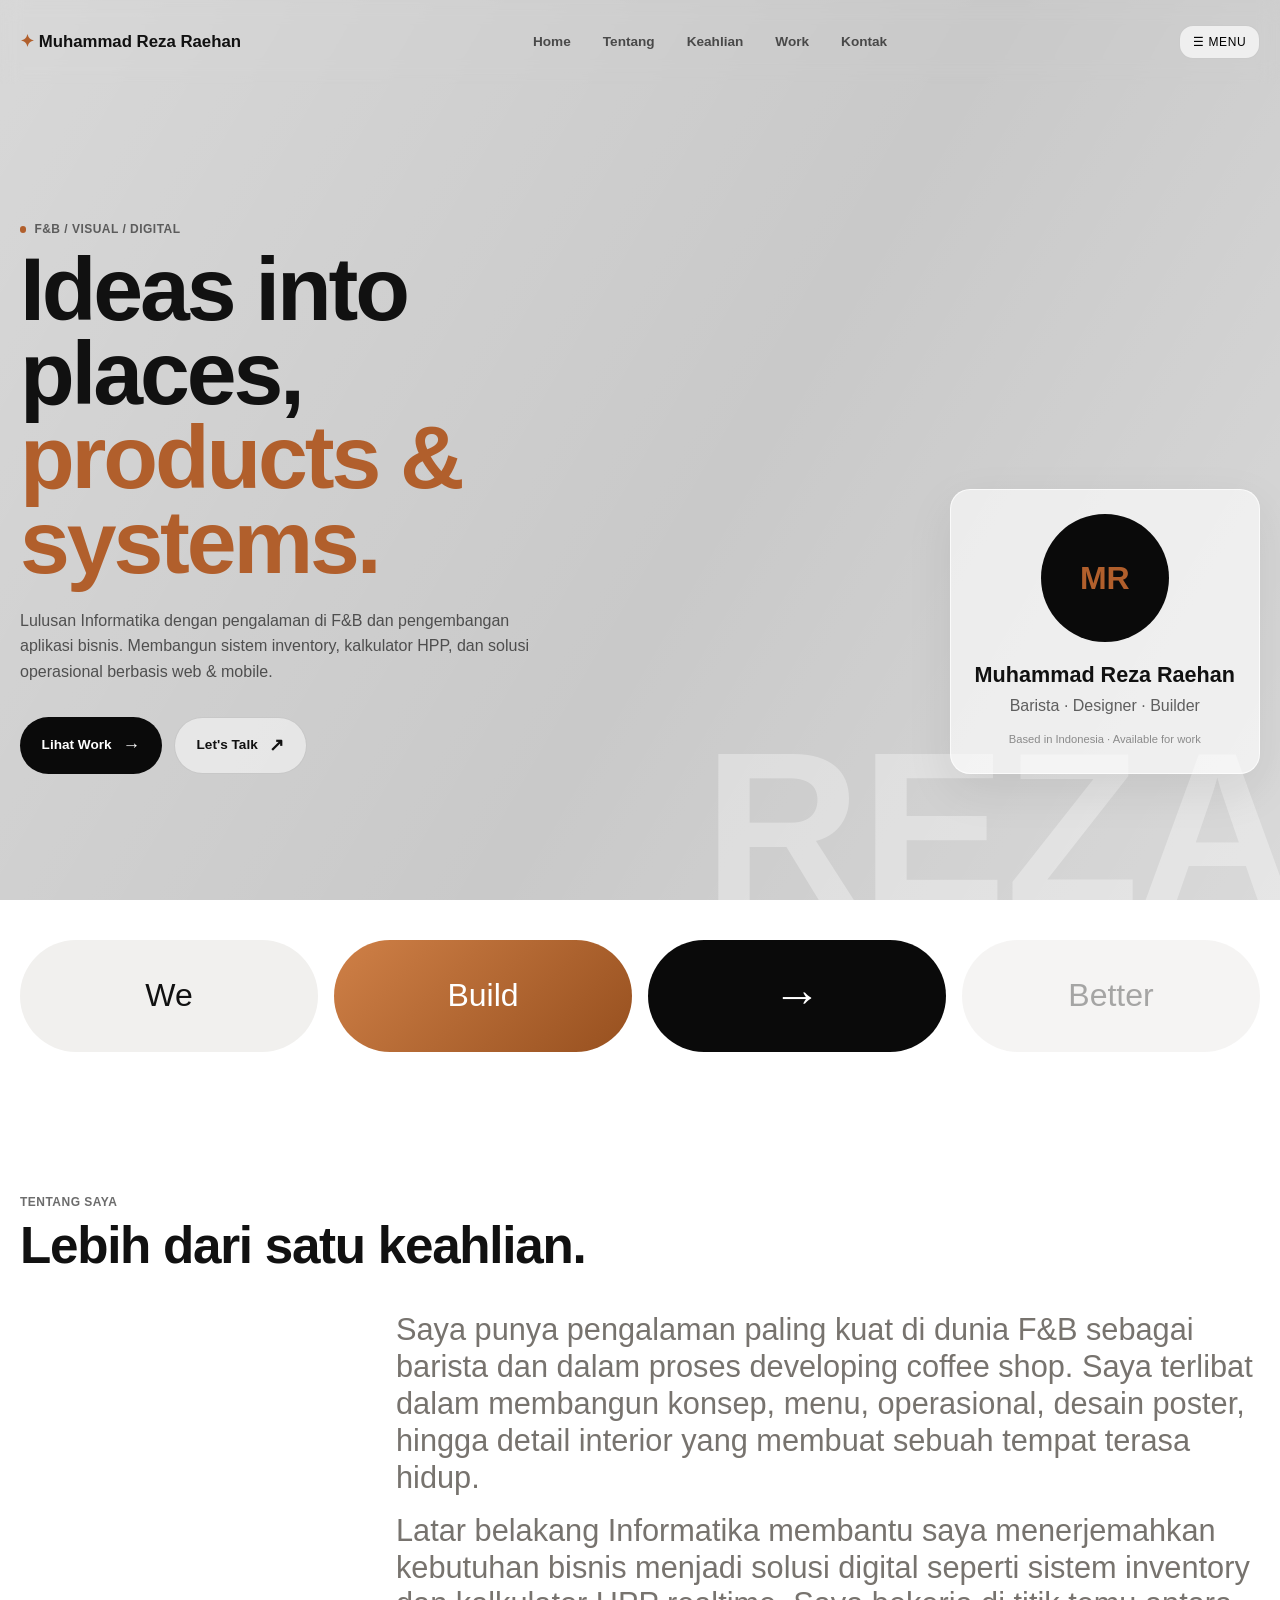
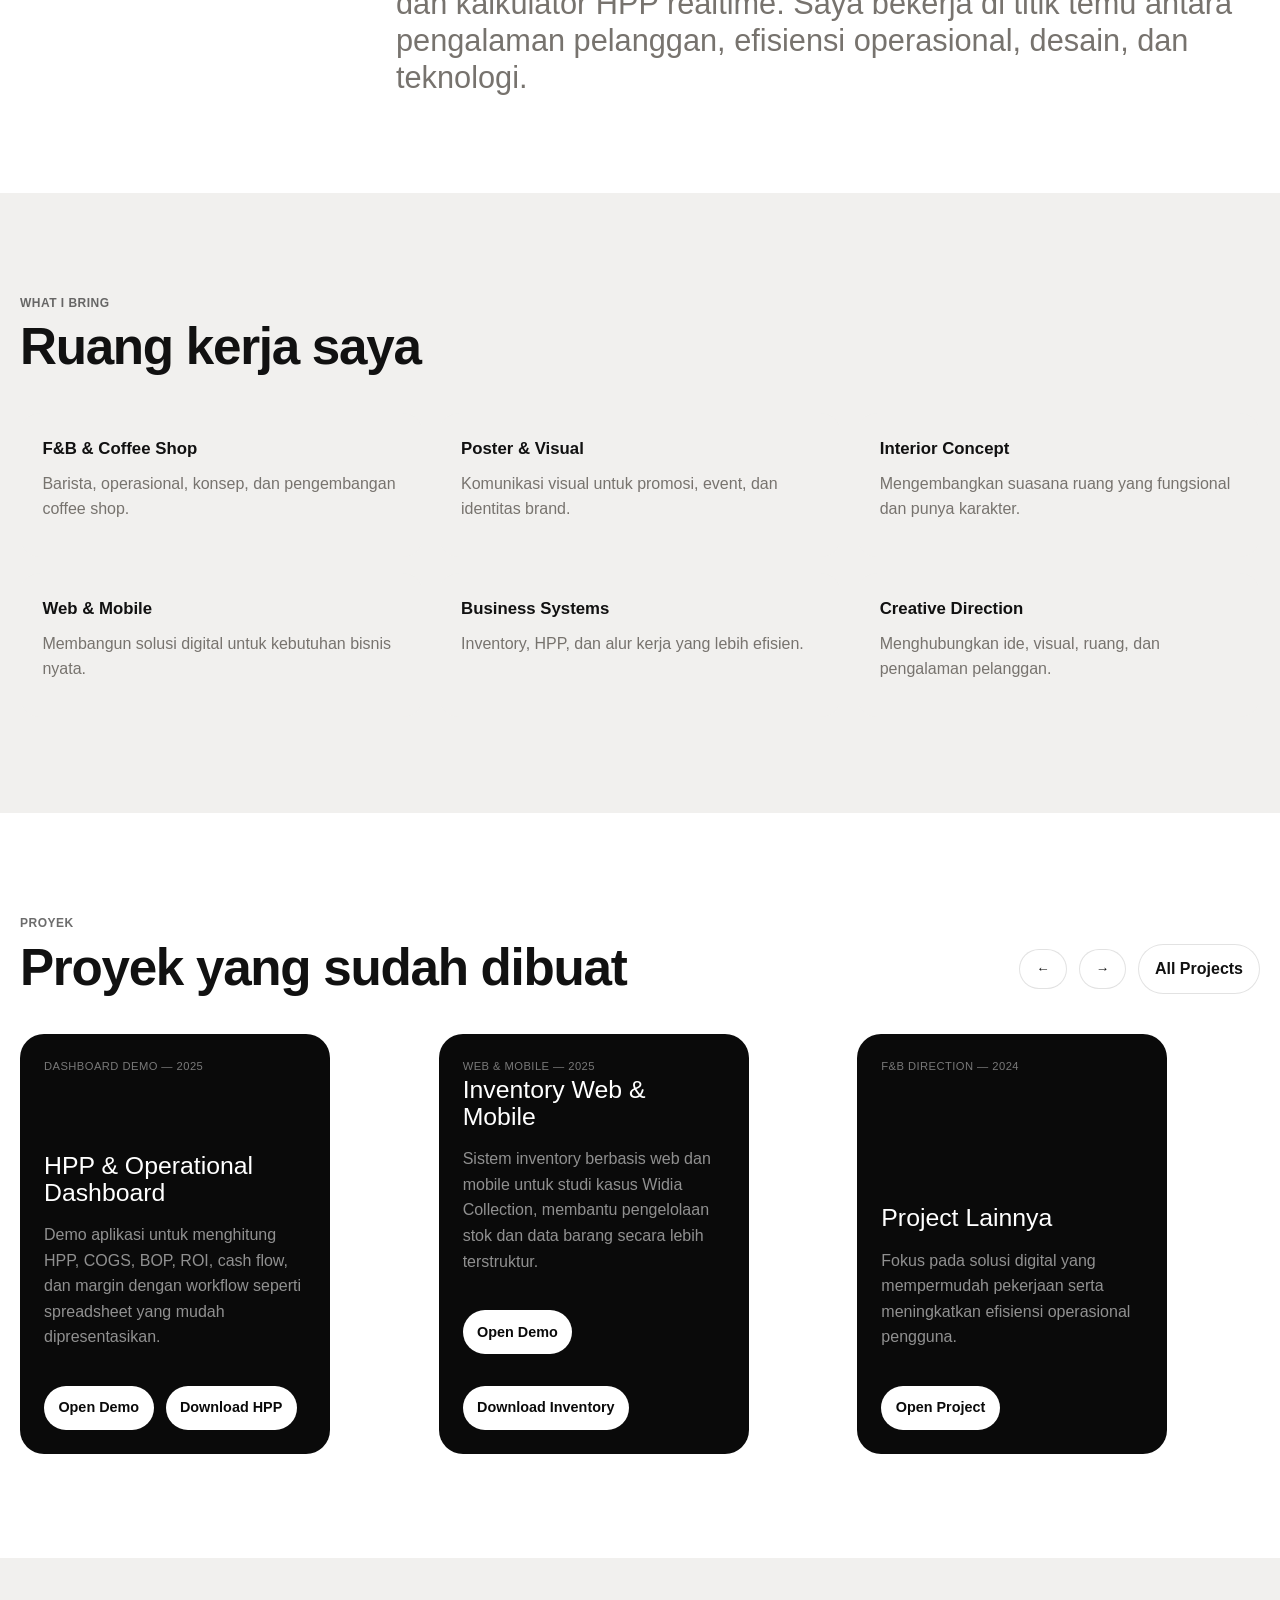
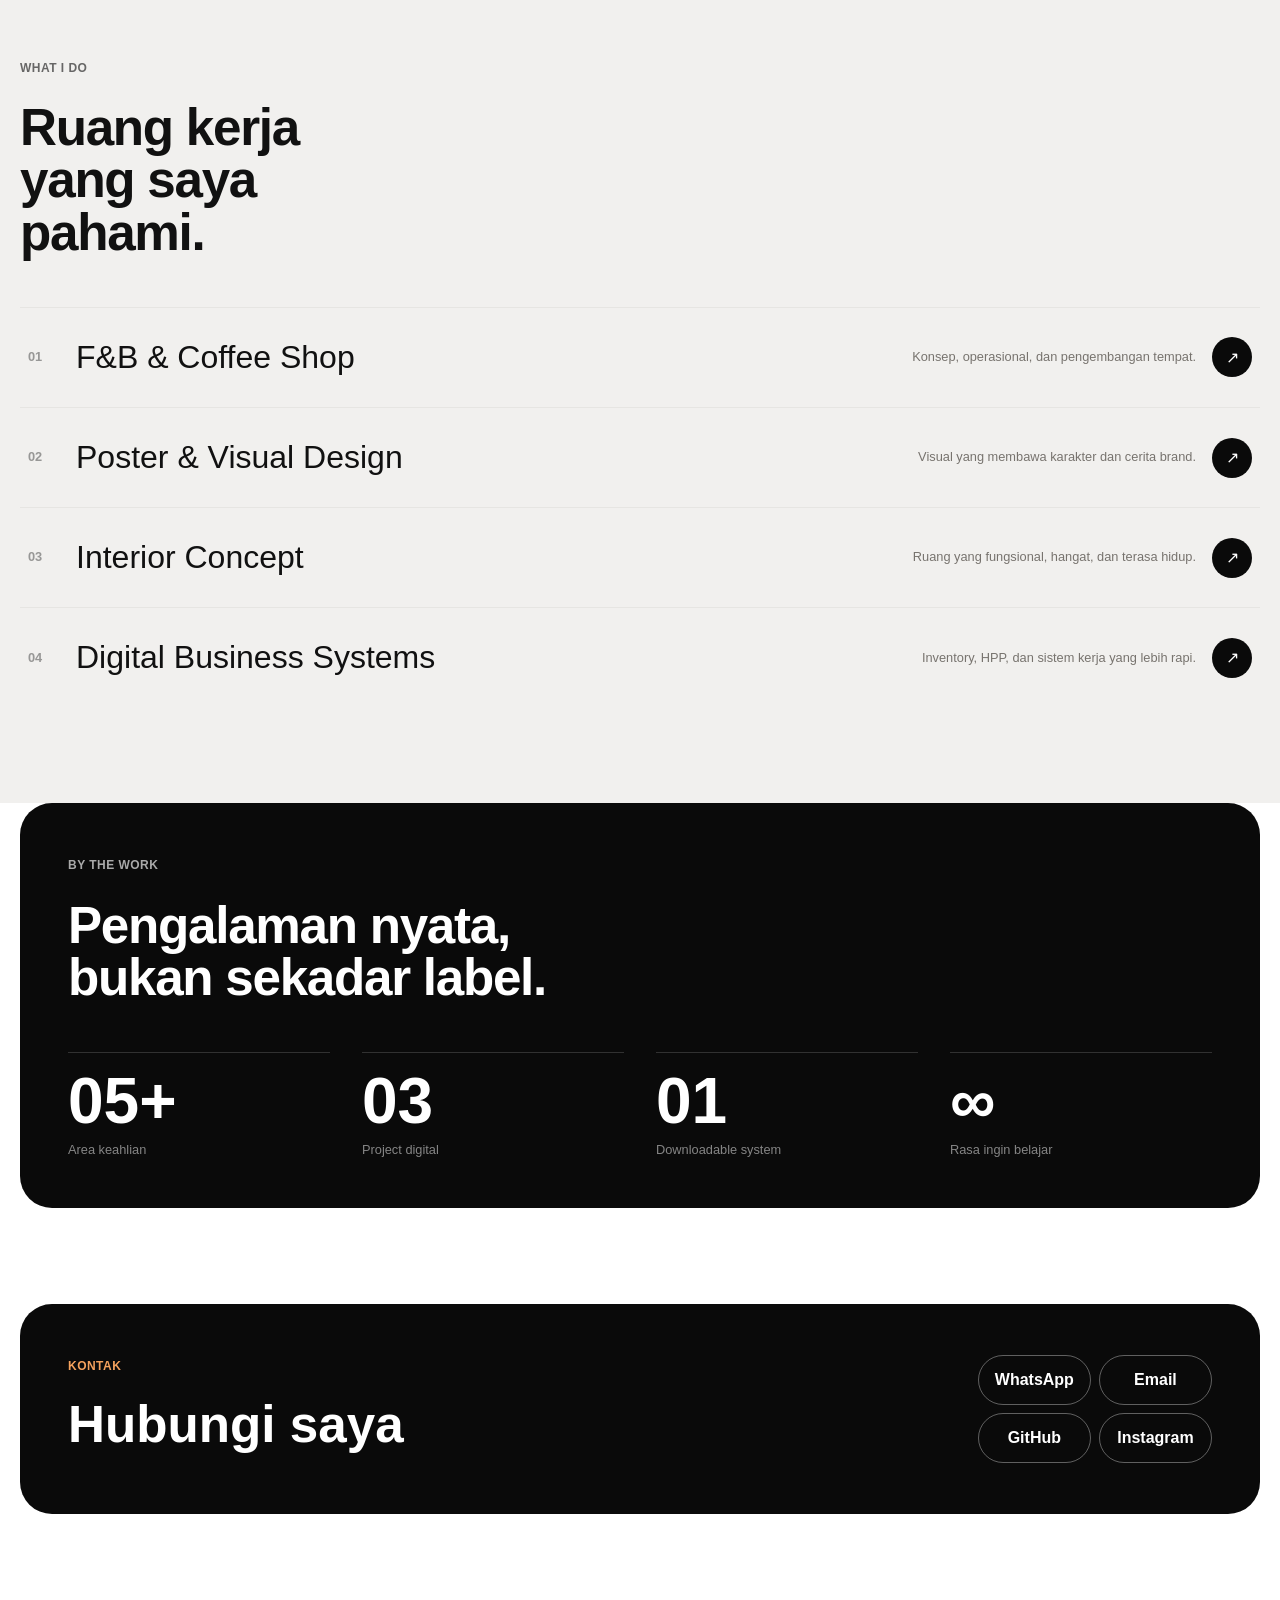
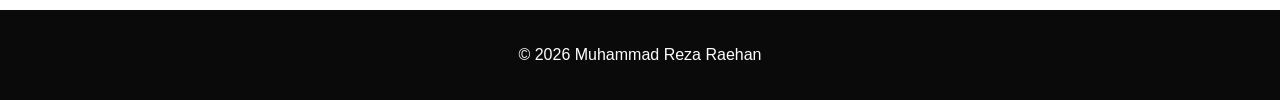
<file: index.html>
<!DOCTYPE html>
<html lang="id">
  <head>
    <meta charset="UTF-8" />
    <meta name="viewport" content="width=device-width, initial-scale=1.0" />
    <title>Muhammad Reza Raehan | F&B, Design & Digital</title>
    <meta name="description" content="Muhammad Reza Raehan — barista, coffee shop developer, visual designer, and digital builder." />
    <link rel="preconnect" href="https://fonts.googleapis.com" />
    <link rel="preconnect" href="https://fonts.gstatic.com" crossorigin />
    <link href="https://fonts.googleapis.com/css2?family=Onest:wght@400;500;600;700&display=swap" rel="stylesheet" />
    <link rel="stylesheet" href="styles.css?v=lumora-adapt" />
  </head>
  <body>
    <div class="page-loader" aria-label="Loading portfolio">
      <div class="loader-brand"><span class="mark">✦</span> Reza</div>
      <p>Ideas, spaces, and systems built with intention.</p>
      <div class="loader-progress"><span></span></div>
      <div class="loader-meta"><span>Loading</span><strong>000</strong></div>
    </div>

    <header class="site-header">
      <div class="container nav">
        <a href="#home" class="brand"><span class="mark">✦</span> Muhammad Reza Raehan</a>

        <nav class="nav-menu">
          <a href="#home">Home</a>
          <a href="#about">Tentang</a>
          <a href="#skills">Keahlian</a>
          <a href="#projects">Work</a>
          <a href="#contact">Kontak</a>
        </nav>
        <button class="menu-toggle" type="button" aria-expanded="false">☰ <span>Menu</span></button>
      </div>
    </header>

    <main>
      <section id="home" class="hero">
        <div class="container hero-grid">
          <div>
            <p class="eyebrow"><i></i> F&B / Visual / Digital</p>
            <h1>Ideas into places,<br /><em>products & systems.</em></h1>
            <p class="lead">
              Lulusan Informatika dengan pengalaman di F&B dan pengembangan aplikasi bisnis. Membangun sistem inventory, kalkulator HPP, dan solusi operasional berbasis web & mobile.
            </p>

            <div class="actions">
              <a href="#projects" class="btn btn-primary">Lihat Work <span>→</span></a>
              <a href="#contact" class="btn btn-secondary">Let's Talk <span>↗</span></a>
            </div>
          </div>

          <div class="profile-box">
            <div class="avatar">MR</div>
            <h3>Muhammad Reza Raehan</h3>
            <p>Barista · Designer · Builder</p>
            <small>Based in Indonesia · Available for work</small>
          </div>
        </div>
        <div class="hero-watermark">REZA</div>
      </section>

      <section class="create-band" aria-label="Creative direction">
        <div class="container create-grid"><span>We</span><strong>Build</strong><b>→</b><i>Better</i></div>
      </section>

      <section id="about" class="section">
        <div class="container">
          <div class="section-heading">
            <p class="eyebrow">Tentang Saya</p>
            <h2>Lebih dari satu keahlian.</h2>
          </div>

          <div class="about-box">
            <p>
              Saya punya pengalaman paling kuat di dunia F&B sebagai barista dan dalam proses
              developing coffee shop. Saya terlibat dalam membangun konsep, menu, operasional,
              desain poster, hingga detail interior yang membuat sebuah tempat terasa hidup.
            </p>
            <p>
              Latar belakang Informatika membantu saya menerjemahkan kebutuhan bisnis menjadi
              solusi digital seperti sistem inventory dan kalkulator HPP realtime. Saya bekerja
              di titik temu antara pengalaman pelanggan, efisiensi operasional, desain, dan teknologi.
            </p>
          </div>
        </div>
      </section>

      <section id="skills" class="section section-alt">
        <div class="container">
          <div class="section-heading">
            <p class="eyebrow">What I bring</p>
            <h2>Ruang kerja saya</h2>
          </div>

          <div class="skills-grid">
            <div class="skill-card">
              <h3>F&B & Coffee Shop</h3>
              <p>Barista, operasional, konsep, dan pengembangan coffee shop.</p>
            </div>
            <div class="skill-card">
              <h3>Poster & Visual</h3>
              <p>Komunikasi visual untuk promosi, event, dan identitas brand.</p>
            </div>
            <div class="skill-card">
              <h3>Interior Concept</h3>
              <p>Mengembangkan suasana ruang yang fungsional dan punya karakter.</p>
            </div>
            <div class="skill-card">
              <h3>Web & Mobile</h3>
              <p>Membangun solusi digital untuk kebutuhan bisnis nyata.</p>
            </div>
            <div class="skill-card">
              <h3>Business Systems</h3>
              <p>Inventory, HPP, dan alur kerja yang lebih efisien.</p>
            </div>
            <div class="skill-card">
              <h3>Creative Direction</h3>
              <p>Menghubungkan ide, visual, ruang, dan pengalaman pelanggan.</p>
            </div>
          </div>
        </div>
      </section>

      <section id="projects" class="section">
        <div class="container">
          <div class="section-heading project-heading">
            <div>
              <p class="eyebrow">Proyek</p>
              <h2>Proyek yang sudah dibuat</h2>
            </div>
            <div class="project-controls">
              <button class="project-scroll-btn" type="button" data-dir="prev" aria-label="Previous project">←</button>
              <button class="project-scroll-btn" type="button" data-dir="next" aria-label="Next project">→</button>
              <a class="project-all-btn" href="#projects">All Projects</a>
            </div>
          </div>

          <div class="projects-wrap">
            <div class="projects-grid projects-grid-scroll" id="projectCarousel">
              <article class="project-card">
                <div class="project-body">
                  <div class="project-meta">Dashboard demo — 2025</div>
                  <h3>HPP & Operational Dashboard</h3>
                  <p>
                    Demo aplikasi untuk menghitung HPP, COGS, BOP, ROI, cash flow, dan margin
                    dengan workflow seperti spreadsheet yang mudah dipresentasikan.
                  </p>
                  <div class="project-actions">
                    <a class="project-button" href="hpp-demo-app/index.html" target="_blank" rel="noreferrer">Open Demo</a>
                    <a class="project-button" href="hpp-demo.zip" download>Download HPP</a>
                  </div>
                </div>
              </article>

              <article class="project-card">
                <div class="project-body">
                  <div class="project-meta">Web & mobile — 2025</div>
                  <h3>Inventory Web & Mobile</h3>
                  <p>
                    Sistem inventory berbasis web dan mobile untuk studi kasus Widia Collection,
                    membantu pengelolaan stok dan data barang secara lebih terstruktur.
                  </p>
                  <div class="project-actions">
                    <a class="project-button" href="inventory-demo/index.html" target="_blank" rel="noreferrer">Open Demo</a>
                    <a class="project-button" href="inventory.rar" download>Download Inventory</a>
                  </div>
                </div>
              </article>

              <article class="project-card">
                <div class="project-body">
                  <div class="project-meta">F&B direction — 2024</div>
                  <h3>Project Lainnya</h3>
                  <p>
                    Fokus pada solusi digital yang mempermudah pekerjaan serta meningkatkan
                    efisiensi operasional pengguna.
                  </p>
                  <div class="project-actions">
                    <a class="project-button" href="#contact" target="_self" rel="noreferrer">Open Project</a>
                  </div>
                </div>
              </article>
            </div>
          </div>
        </div>
      </section>

      <section id="services" class="services section-alt">
        <div class="container">
          <p class="eyebrow">What I do</p>
          <h2>Ruang kerja<br />yang saya pahami.</h2>
          <div class="service-list">
            <a href="#skills"><b>01</b><strong>F&B & Coffee Shop</strong><span>Konsep, operasional, dan pengembangan tempat.</span><i>↗</i></a>
            <a href="#skills"><b>02</b><strong>Poster & Visual Design</strong><span>Visual yang membawa karakter dan cerita brand.</span><i>↗</i></a>
            <a href="#skills"><b>03</b><strong>Interior Concept</strong><span>Ruang yang fungsional, hangat, dan terasa hidup.</span><i>↗</i></a>
            <a href="#skills"><b>04</b><strong>Digital Business Systems</strong><span>Inventory, HPP, dan sistem kerja yang lebih rapi.</span><i>↗</i></a>
          </div>
        </div>
      </section>

      <section class="stats section">
        <div class="container stats-panel">
          <p class="eyebrow">By the work</p>
          <h2>Pengalaman nyata,<br />bukan sekadar label.</h2>
          <div class="stats-grid"><div><strong>05+</strong><span>Area keahlian</span></div><div><strong>03</strong><span>Project digital</span></div><div><strong>01</strong><span>Downloadable system</span></div><div><strong>∞</strong><span>Rasa ingin belajar</span></div></div>
        </div>
      </section>

      <section id="contact" class="section contact-section">
        <div class="container contact-box">
          <div>
            <p class="eyebrow">Kontak</p>
            <h2>Hubungi saya</h2>
          </div>

          <div class="contact-list">
            <a class="contact-button" href="https://wa.me/6289629996634" target="_blank" rel="noreferrer">WhatsApp</a>
            <a class="contact-button" href="mailto:rezaraehan2002@gmail.com">Email</a>
            <a class="contact-button" href="https://github.com/Mzaee" target="_blank" rel="noreferrer">GitHub</a>
            <a class="contact-button" href="https://instagram.com/__mzaee" target="_blank" rel="noreferrer">Instagram</a>
          </div>
        </div>
      </section>
    </main>

    <footer class="site-footer">
      <div class="container">
        <p>© <span id="year"></span> Muhammad Reza Raehan</p>
      </div>
    </footer>

    <div class="mobile-menu" aria-hidden="true">
      <button class="menu-close" type="button">✕ Close</button>
      <nav><a href="#home">01 <span>Home</span></a><a href="#about">02 <span>About</span></a><a href="#projects">03 <span>Work</span></a><a href="#services">04 <span>Services</span></a><a href="#contact">05 <span>Contact</span></a></nav>
    </div>

    <div class="contact-modal" aria-hidden="true">
      <div class="modal-card"><button class="modal-close" type="button">✕</button><p class="eyebrow">Start a conversation</p><h2>Ada project di kepala?</h2><p class="modal-copy">Ceritakan ide, kebutuhan, atau tempat yang ingin kamu kembangkan.</p><form><label>Nama<input required placeholder="Nama kamu" /></label><label>Email<input required type="email" placeholder="email@kamu.com" /></label><label>Pesan<textarea required rows="4" placeholder="Ceritakan sedikit tentang project-nya"></textarea></label><button class="btn btn-primary" type="submit">Kirim pesan <span>↗</span></button></form><p class="form-success">Thanks! Pesan kamu sudah siap dikirim.</p></div>
    </div>

    <script src="script.js"></script>
  </body>
</html>
</file>
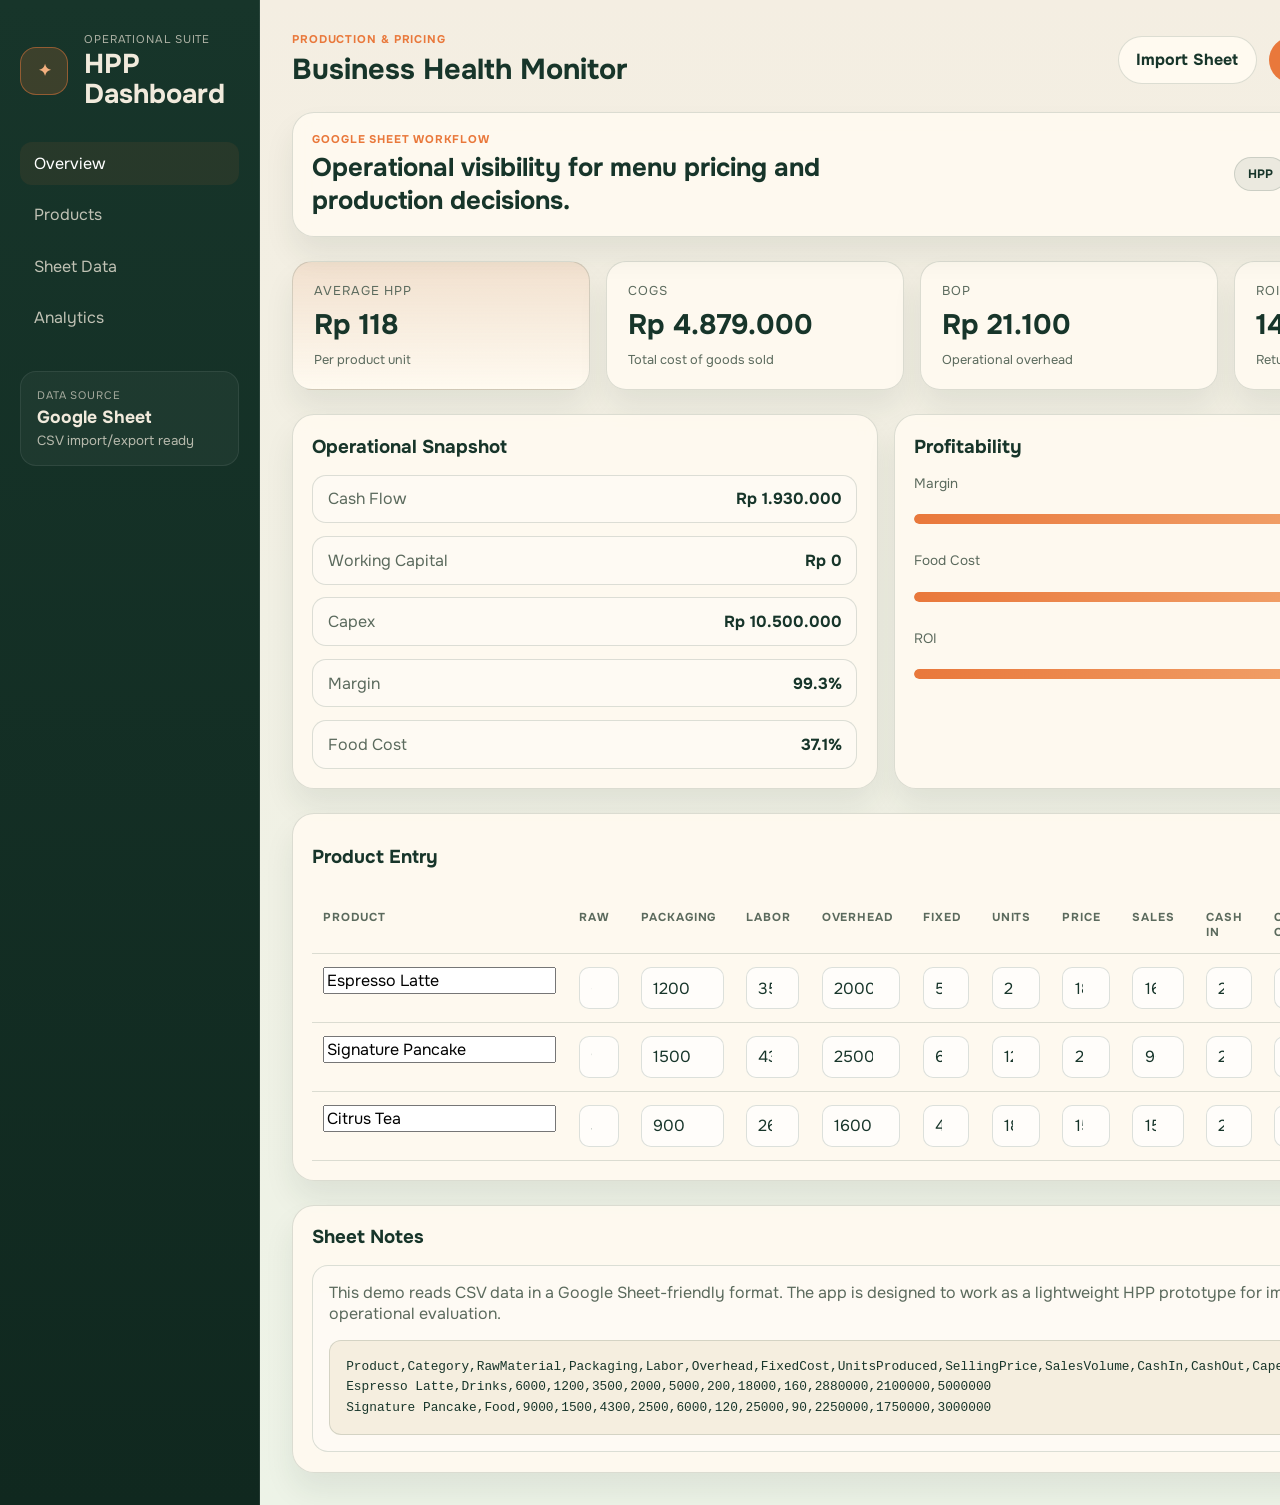
<file: hpp-demo-app/index.html>
<!DOCTYPE html>
<html lang="en">
  <head>
    <meta charset="UTF-8" />
    <meta name="viewport" content="width=device-width, initial-scale=1.0" />
    <title>HPP & Operational Dashboard</title>
    <meta
      name="description"
      content="Demo dashboard for HPP, COGS, BOP, ROI, margin, and cash flow analytics."
    />
    <link rel="preconnect" href="https://fonts.googleapis.com" />
    <link rel="preconnect" href="https://fonts.gstatic.com" crossorigin />
    <link
      href="https://fonts.googleapis.com/css2?family=Onest:wght@400;500;600;700;800&display=swap"
      rel="stylesheet"
    />
    <link rel="stylesheet" href="styles.css" />
  </head>
  <body>
    <div class="app-shell">
      <aside class="sidebar">
        <div class="brand-block">
          <div class="brand-mark">✦</div>
          <div>
            <p class="brand-label">Operational Suite</p>
            <h1>HPP<br />Dashboard</h1>
          </div>
        </div>

        <nav class="side-nav">
          <a class="active" href="#overview">Overview</a>
          <a href="#products">Products</a>
          <a href="#sheet-data">Sheet Data</a>
          <a href="#analytics">Analytics</a>
        </nav>

        <div class="sidebar-card">
          <p class="mini-label">Data source</p>
          <strong>Google Sheet</strong>
          <small>CSV import/export ready</small>
        </div>
      </aside>

      <main class="main-panel">
        <header class="topbar">
          <div>
            <p class="eyebrow">Production & Pricing</p>
            <h2>Business Health Monitor</h2>
          </div>

          <div class="topbar-actions">
            <label class="file-input">
              <input id="importCsv" type="file" accept=".csv,text/csv" />
              <span>Import Sheet</span>
            </label>
            <button id="exportCsv" class="btn btn-primary" type="button">Export CSV</button>
            <button id="loadDemo" class="btn btn-secondary" type="button">Load Demo</button>
          </div>
        </header>

        <section class="intro-banner panel">
          <div>
            <p class="eyebrow">Google Sheet workflow</p>
            <h3>Operational visibility for menu pricing and production decisions.</h3>
          </div>
          <div class="mini-badges">
            <span>HPP</span>
            <span>COGS</span>
            <span>ROI</span>
            <span>Food Cost</span>
          </div>
        </section>

        <section id="overview" class="kpis">
          <article class="kpi-card accent">
            <p>Average HPP</p>
            <h3 id="kpiHpp">Rp 0</h3>
            <span>Per product unit</span>
          </article>
          <article class="kpi-card">
            <p>COGS</p>
            <h3 id="kpiCogs">Rp 0</h3>
            <span>Total cost of goods sold</span>
          </article>
          <article class="kpi-card">
            <p>BOP</p>
            <h3 id="kpiBop">Rp 0</h3>
            <span>Operational overhead</span>
          </article>
          <article class="kpi-card">
            <p>ROI</p>
            <h3 id="kpiRoi">0%</h3>
            <span>Return on investment</span>
          </article>
        </section>

        <section class="summary-grid" id="analytics">
          <div class="panel">
            <div class="panel-header">
              <h3>Operational Snapshot</h3>
            </div>
            <div class="metric-list">
              <div class="metric-row">
                <span>Cash Flow</span>
                <strong id="metricCashFlow">Rp 0</strong>
              </div>
              <div class="metric-row">
                <span>Working Capital</span>
                <strong id="metricWorkingCapital">Rp 0</strong>
              </div>
              <div class="metric-row">
                <span>Capex</span>
                <strong id="metricCapex">Rp 0</strong>
              </div>
              <div class="metric-row">
                <span>Margin</span>
                <strong id="metricMargin">0%</strong>
              </div>
              <div class="metric-row">
                <span>Food Cost</span>
                <strong id="metricFoodCost">0%</strong>
              </div>
            </div>
          </div>

          <div class="panel">
            <div class="panel-header">
              <h3>Profitability</h3>
            </div>
            <div class="bar-chart" id="profitChart"></div>
          </div>
        </section>

        <section id="products" class="panel table-panel">
          <div class="panel-header with-actions">
            <h3>Product Entry</h3>
            <button id="addRow" class="btn btn-secondary" type="button">Add Product</button>
          </div>

          <div class="table-wrap">
            <table>
              <thead>
                <tr>
                  <th>Product</th>
                  <th>Raw</th>
                  <th>Packaging</th>
                  <th>Labor</th>
                  <th>Overhead</th>
                  <th>Fixed</th>
                  <th>Units</th>
                  <th>Price</th>
                  <th>Sales</th>
                  <th>Cash In</th>
                  <th>Cash Out</th>
                  <th>Capex</th>
                  <th>Action</th>
                </tr>
              </thead>
              <tbody id="productTableBody"></tbody>
            </table>
          </div>
        </section>

        <section id="sheet-data" class="panel sheet-panel">
          <div class="panel-header">
            <h3>Sheet Notes</h3>
          </div>
          <div class="sheet-box">
            <p>
              This demo reads CSV data in a Google Sheet-friendly format. The app is designed to work as a lightweight HPP prototype for import/export workflows and operational evaluation.
            </p>
            <pre id="sheetFormat">Product,Category,RawMaterial,Packaging,Labor,Overhead,FixedCost,UnitsProduced,SellingPrice,SalesVolume,CashIn,CashOut,Capex
Espresso Latte,Drinks,6000,1200,3500,2000,5000,200,18000,160,2880000,2100000,5000000
Signature Pancake,Food,9000,1500,4300,2500,6000,120,25000,90,2250000,1750000,3000000</pre>
          </div>
        </section>
      </main>
    </div>

    <script src="script.js"></script>
  </body>
</html>
</file>
<file: styles.css>
:root {
  --bg: #f4eee2;
  --bg-alt: #dfe6d4;
  --card: #fffaf0;
  --text: #17352a;
  --muted: #5b6a5d;
  --primary: #e9783b;
  --primary-dark: #b84d27;
  --deep: #17352a;
  --line: rgba(23, 53, 42, 0.16);
}

* {
  box-sizing: border-box;
  margin: 0;
  padding: 0;
}

html {
  scroll-behavior: smooth;
}

body {
  font-family: "DM Sans", sans-serif;
  background: var(--bg);
  color: var(--text);
  line-height: 1.6;
}

a {
  text-decoration: none;
  color: inherit;
}

.container {
  width: min(1100px, calc(100% - 2rem));
  margin: 0 auto;
}

.section {
  padding: 5rem 0;
}

.section-alt {
  background: var(--bg-alt);
}

.site-header {
  background: rgba(244, 238, 226, 0.92);
  border-bottom: 1px solid var(--line);
  position: sticky;
  top: 0;
  backdrop-filter: blur(10px);
  z-index: 10;
}

.nav {
  min-height: 72px;
  display: flex;
  justify-content: space-between;
  align-items: center;
}

.brand {
  font-size: 1.3rem;
  font-weight: 800;
}

.nav-menu {
  display: flex;
  gap: 1.5rem;
}

.nav-menu a {
  color: var(--muted);
  font-weight: 600;
}

.hero {
  padding: 7rem 0 6rem;
  background: var(--deep);
  color: var(--bg);
  overflow: hidden;
}

.hero-grid {
  display: grid;
  grid-template-columns: 1.2fr 0.8fr;
  gap: 2rem;
  align-items: center;
}

.eyebrow {
  color: var(--primary);
  text-transform: uppercase;
  letter-spacing: 0.08em;
  font-size: 0.75rem;
  font-weight: 700;
  margin-bottom: 0.5rem;
}

.hero h1 {
  font-size: clamp(2.6rem, 6vw, 5rem);
  line-height: 1.05;
  letter-spacing: 0;
}

.hero h1 span {
  display: block;
  color: #f5a25d;
}

.lead {
  margin-top: 1rem;
  color: var(--muted);
  font-size: 1.08rem;
  max-width: 560px;
  color: #dbe4d6;
}

.actions {
  display: flex;
  gap: 1rem;
  margin-top: 2rem;
  flex-wrap: wrap;
}

.btn {
  display: inline-block;
  padding: 0.9rem 1.4rem;
  border-radius: 999px;
  font-weight: 700;
}

.btn-primary {
  background: var(--primary);
  color: var(--deep);
}

.btn-secondary {
  background: transparent;
  color: var(--bg);
  border: 1px solid rgba(244, 238, 226, 0.5);
}

.profile-box {
  background: var(--primary);
  border: 1px solid rgba(244, 238, 226, 0.25);
  border-radius: 4px;
  padding: 2rem;
  text-align: center;
  box-shadow: 14px 14px 0 #f5a25d;
}

.avatar {
  width: 120px;
  height: 120px;
  border-radius: 50%;
  display: grid;
  place-items: center;
  background: var(--deep);
  color: #f5a25d;
  margin: 0 auto 1rem;
  font-size: 2rem;
  font-weight: 800;
}

.profile-box h3 {
  font-size: 1.8rem;
}

.profile-box p {
  color: var(--deep);
}

.section-heading {
  margin-bottom: 2rem;
}

.section-heading h2 {
  font-size: clamp(2rem, 3vw, 3rem);
  letter-spacing: 0;
}

.about-box {
  background: var(--card);
  border: 1px solid var(--line);
  border-radius: 20px;
  padding: 1.8rem;
}

.about-box p {
  color: var(--muted);
  margin-bottom: 1rem;
}

.about-box p:last-child {
  margin-bottom: 0;
}

.skills-grid {
  display: grid;
  grid-template-columns: repeat(4, minmax(0, 1fr));
  gap: 1.25rem;
}

.skill-card {
  background: var(--card);
  border: 1px solid var(--line);
  border-radius: 18px;
  padding: 1.5rem;
}

.skill-card h3 {
  margin-bottom: 0.5rem;
}

.skill-card p {
  color: var(--muted);
}

.project-heading {
  display: flex;
  justify-content: space-between;
  align-items: end;
  gap: 1rem;
}

.project-controls {
  display: flex;
  align-items: center;
  gap: 0.75rem;
}

.project-scroll-btn,
.project-all-btn {
  border: 1px solid rgba(17, 17, 17, 0.12);
  background: rgba(255, 255, 255, 0.7);
  color: var(--text);
  border-radius: 999px;
  padding: 0.7rem 1rem;
  font-weight: 600;
  cursor: pointer;
  transition: transform 0.2s ease, background 0.2s ease;
}

.project-scroll-btn:hover,
.project-all-btn:hover {
  transform: translateY(-2px);
  background: rgba(255, 255, 255, 1);
}

.projects-wrap {
  overflow: hidden;
}

.projects-grid {
  display: grid;
  grid-auto-flow: column;
  grid-auto-columns: minmax(260px, 310px);
  gap: 1.25rem;
  overflow-x: auto;
  padding-bottom: 0.5rem;
  scrollbar-width: thin;
  scroll-behavior: smooth;
}

.project-card {
  background: var(--card);
  border: 1px solid var(--line);
  border-radius: 20px;
  overflow: hidden;
  max-width: 310px;
  min-height: 100%;
}

.project-body {
  padding: 1.5rem;
}

.project-body h3 {
  font-size: clamp(1.5rem, 2vw, 2.2rem);
  line-height: 1.1;
}

.project-actions {
  display: flex;
  flex-wrap: wrap;
  gap: 0.75rem;
  margin-top: 1rem;
}

.project-body h3 {
  margin-bottom: 0.5rem;
}

.project-body p {
  color: var(--muted);
}

.project-button {
  display: inline-block;
  margin-top: 1rem;
  padding: 0.65rem 0.9rem;
  border-radius: 999px;
  background: var(--primary);
  color: white;
  font-weight: 600;
  font-size: 0.9rem;
}

.project-button:hover {
  background: var(--primary-dark);
}

.contact-section {
  padding-top: 2rem;
}

.contact-box {
  background: var(--deep);
  color: white;
  border-radius: 24px;
  padding: 2rem;
  display: flex;
  justify-content: space-between;
  align-items: center;
  gap: 1.5rem;
}

.contact-box .eyebrow {
  color: #f5a25d;
}

.contact-list {
  display: flex;
  flex-direction: column;
  gap: 0.7rem;
}

.contact-list a {
  color: white;
  font-weight: 600;
}

.contact-button {
  border: 1px solid rgba(255, 255, 255, 0.35);
  border-radius: 999px;
  padding: 0.7rem 1rem;
  text-align: center;
  transition: background-color 0.2s ease, border-color 0.2s ease;
}

.contact-button:hover {
  background: rgba(255, 255, 255, 0.12);
  border-color: white;
}

.site-footer {
  text-align: center;
  padding: 1.5rem 0 2.5rem;
  color: var(--muted);
}

@media (max-width: 900px) {
  .hero-grid,
  .skills-grid,
  .projects-grid,
  .contact-box {
    grid-template-columns: 1fr;
    display: grid;
  }
}

@media (max-width: 700px) {
  .nav {
    flex-wrap: wrap;
    justify-content: center;
    padding: 1rem 0;
  }

  .nav-menu {
    width: 100%;
    justify-content: center;
    flex-wrap: wrap;
  }

  .hero {
    padding-top: 4rem;
  }
}

/* Editorial studio direction */
:root {
  --bg: #ffffff;
  --bg-alt: #f1f0ee;
  --card: #0a0a0a;
  --text: #111111;
  --muted: #77736e;
  --primary: #b15f2c;
  --primary-dark: #97501f;
  --deep: #0a0a0a;
  --line: #e6e5e2;
}

html { font-family: "Onest", sans-serif; }
body { background: var(--bg); color: var(--text); }
.container { width: min(88rem, calc(100% - 2.5rem)); }
.mark { color: var(--primary); }
.eyebrow { display: inline-flex; align-items: center; gap: 0.5rem; color: rgba(17, 17, 17, 0.62); letter-spacing: 0.04em; }
.eyebrow i { width: 0.4rem; height: 0.4rem; border-radius: 50%; background: var(--primary); }
.site-header { position: absolute; width: 100%; background: transparent; border: 0; color: var(--text); }
.nav { min-height: 84px; }
.brand { font-size: 1.05rem; font-weight: 600; }
.nav-menu { gap: 2rem; font-size: 0.85rem; }
.nav-menu a { color: rgba(17, 17, 17, 0.7); transition: transform .25s ease, opacity .25s ease; }
.nav-menu a:hover { transform: translateY(-2px); opacity: 1; }
.menu-toggle { border: 1px solid rgba(17, 17, 17, .16); border-radius: .875rem; padding: .55rem .8rem; font-size: .75rem; text-transform: uppercase; letter-spacing: .05em; }
.menu-toggle:hover { background: rgba(255, 255, 255, .65); }
.hero { position: relative; min-height: 100vh; padding: 9rem 0 5rem; background: #c9c9c9; color: var(--text); overflow: hidden; }
.hero::after { content: ""; position: absolute; inset: 0; z-index: 0; background: linear-gradient(120deg, rgba(255,255,255,.28), transparent 56%, rgba(255,255,255,.3)); pointer-events: none; }
.hero-grid { position: relative; z-index: 1; min-height: 70vh; grid-template-columns: 1.1fr .9fr; align-items: end; }
.hero h1 { max-width: 11ch; font-size: clamp(3.1rem, 7vw, 7.2rem); line-height: .94; font-weight: 600; letter-spacing: -.035em; }
.hero h1 em { color: var(--primary); font-style: normal; }
.lead { max-width: 34rem; margin-top: 1.5rem; color: rgba(17,17,17,.68); font-size: 1rem; }
.actions { gap: .75rem; margin-top: 2rem; }
.btn { display: inline-flex; align-items: center; gap: .7rem; padding: .85rem 1.35rem; border-radius: 999px; font-size: .85rem; font-weight: 600; transition: transform .25s ease, background .25s ease; }
.btn:hover { transform: scale(1.04); }
.btn span { font-size: 1.1rem; }
.btn-primary { background: var(--deep); color: #fff; }
.btn-secondary { background: rgba(255,255,255,.5); color: var(--text); border: 1px solid rgba(17,17,17,.14); }
.profile-box { max-width: 20rem; margin-left: auto; background: rgba(255,255,255,.62); border: 1px solid rgba(255,255,255,.7); border-radius: 1.25rem; padding: 1.5rem; box-shadow: 0 1rem 3rem rgba(17,17,17,.08); transform: none; }
.avatar { width: 8rem; height: 8rem; margin-bottom: 1rem; background: var(--deep); color: var(--primary); font-size: 2rem; }
.profile-box h3 { font-size: 1.35rem; }
.profile-box p { color: rgba(17,17,17,.65); }
.profile-box small { display: block; margin-top: .8rem; color: rgba(17,17,17,.45); font-size: .7rem; }
.hero-watermark { position: absolute; z-index: 0; right: -1rem; bottom: -1rem; color: rgba(255,255,255,.34); font-size: clamp(6rem, 17vw, 14rem); font-weight: 700; line-height: .8; user-select: none; }
.create-band { background: #fff; padding: 2.5rem 0; }
.create-grid { display: grid; grid-template-columns: repeat(4, 1fr); gap: 1rem; }
.create-grid > * { display: grid; place-items: center; min-height: 7rem; border-radius: 999px; font-size: 2rem; font-weight: 500; }
.create-grid span { background: var(--bg-alt); }
.create-grid strong { background: linear-gradient(135deg, #cf8047, #97501f); color: #fff; }
.create-grid b { background: var(--deep); color: #fff; font-size: 3rem; font-weight: 400; }
.create-grid i { background: rgba(241,240,238,.7); color: rgba(17,17,17,.35); font-style: normal; }
.section { padding: 6rem 0; }
.section-alt { background: var(--bg-alt); }
.section-heading { margin-bottom: 2.5rem; }
.section-heading h2, .services h2, .stats-panel h2 { font-size: clamp(2.2rem, 4vw, 4rem); line-height: 1.02; letter-spacing: -.025em; font-weight: 600; }
.about-box { max-width: 54rem; margin-left: auto; background: transparent; border: 0; padding: 0; }
.about-box p { color: var(--muted); font-size: clamp(1.35rem, 2.4vw, 2.25rem); line-height: 1.2; }
.skills-grid { grid-template-columns: repeat(3, 1fr); gap: 1rem; }
.skill-card { background: var(--bg-alt); border: 0; border-radius: 1.25rem; padding: 1.4rem; min-height: 9rem; }
.skill-card h3 { font-size: 1.05rem; }
.projects-grid { grid-template-columns: repeat(3, 1fr); gap: 1rem; }
.project-card { background: var(--deep); border: 0; border-radius: 1.5rem; color: #fff; min-height: 22rem; transition: transform .3s ease; }
.project-card:hover { transform: translateY(-8px); }
.project-body { display: flex; flex-direction: column; height: 100%; min-height: 22rem; padding: 1.5rem; }
.project-meta { color: rgba(255,255,255,.45); font-size: .7rem; text-transform: uppercase; letter-spacing: .04em; }
.project-body h3 { margin-top: auto; font-size: 1.55rem; font-weight: 500; }
.project-body p { margin-top: .5rem; color: rgba(255,255,255,.55); }
.project-button { align-self: flex-start; background: #fff; color: var(--deep); margin-top: 1.25rem; }
.project-button:hover { background: #f1f0ee; }
.services { padding: 6rem 0; }
.services h2 { margin: 1rem 0 3rem; max-width: 14ch; }
.service-list a { display: flex; align-items: center; gap: 1rem; border-top: 1px solid var(--line); padding: 1.5rem .5rem; transition: background .25s ease, padding .25s ease; }
.service-list a:hover { background: var(--bg-alt); border-radius: 1rem; padding-inline: 1.25rem; }
.service-list b { width: 2rem; color: rgba(17,17,17,.4); font-size: .8rem; }
.service-list strong { flex: 1; font-size: clamp(1.2rem, 2.5vw, 2rem); font-weight: 500; }
.service-list span { max-width: 18rem; color: var(--muted); font-size: .8rem; }
.service-list i { display: grid; place-items: center; width: 2.5rem; height: 2.5rem; border-radius: 50%; background: var(--deep); color: #fff; font-style: normal; }
.stats { padding-top: 0; }
.stats-panel { background: var(--deep); border-radius: 2rem; padding: 3rem; color: #fff; }
.stats-panel .eyebrow { color: rgba(255,255,255,.65); }
.stats-panel .eyebrow i { background: var(--primary); }
.stats-panel h2 { margin-top: 1rem; }
.stats-grid { display: grid; grid-template-columns: repeat(4, 1fr); gap: 2rem; margin-top: 3rem; }
.stats-grid div { display: flex; flex-direction: column; gap: .4rem; border-top: 1px solid rgba(255,255,255,.16); padding-top: 1rem; }
.stats-grid strong { font-size: clamp(2.5rem, 5vw, 4.5rem); line-height: 1; font-weight: 600; }
.stats-grid span { color: rgba(255,255,255,.5); font-size: .8rem; }
.contact-section { padding-top: 0; }
.contact-box { background: var(--deep); border-radius: 2rem; padding: 3rem; }
.contact-box h2 { font-size: clamp(2rem, 4vw, 3.5rem); }
.contact-list { display: grid; grid-template-columns: repeat(2, 1fr); gap: .5rem; }
.contact-button { padding: .7rem 1rem; }
.site-footer { background: var(--deep); color: #fff; padding: 2rem 0; }
.page-loader { position: fixed; inset: 0; z-index: 120; display: grid; place-content: center; gap: 1rem; padding: 2rem; background: var(--deep); color: #fff; transition: transform .7s cubic-bezier(.22,1,.36,1); }
.page-loader.done { transform: translateY(-100%); }
.loader-brand { font-size: 1.4rem; font-weight: 600; text-align: center; }
.page-loader p { color: rgba(255,255,255,.55); text-align: center; font-size: .85rem; }
.loader-progress { width: min(22rem, 72vw); height: 1px; background: rgba(255,255,255,.2); }
.loader-progress span { display: block; width: 0; height: 100%; background: #cf8047; transition: width .1s linear; }
.loader-meta { display: flex; justify-content: space-between; color: rgba(255,255,255,.5); font-size: .7rem; text-transform: uppercase; letter-spacing: .05em; }
.loader-meta strong { color: #fff; }
.mobile-menu, .contact-modal { position: fixed; inset: 0; z-index: 115; display: none; }
.mobile-menu { flex-direction: column; justify-content: center; gap: 3rem; padding: 2rem; background: var(--deep); color: #fff; }
.mobile-menu.open { display: flex; }
.menu-close, .modal-close { align-self: flex-end; border: 1px solid rgba(255,255,255,.25); border-radius: .8rem; padding: .6rem 1rem; color: #fff; }
.mobile-menu nav { display: grid; gap: .8rem; }
.mobile-menu nav a { font-size: clamp(2rem, 8vw, 4rem); font-weight: 600; }
.mobile-menu nav a span { color: rgba(255,255,255,.7); }
.contact-modal { align-items: center; justify-content: center; padding: 1rem; background: rgba(17,17,17,.35); backdrop-filter: blur(12px); }
.contact-modal.open { display: flex; }
.modal-card { position: relative; width: min(100%, 34rem); border-radius: 2rem; background: #fff; padding: 2rem; box-shadow: 0 2rem 4rem rgba(0,0,0,.2); }
.modal-close { position: absolute; top: 1rem; right: 1rem; background: var(--bg-alt); color: var(--text); border: 0; }
.modal-card h2 { max-width: 12ch; margin: .5rem 0 1rem; font-size: 2rem; line-height: 1; }
.modal-copy { margin-bottom: 1.5rem; color: var(--muted); }
.modal-card form { display: grid; gap: 1rem; }
.modal-card label { display: grid; gap: .4rem; color: var(--muted); font-size: .72rem; text-transform: uppercase; letter-spacing: .04em; }
.modal-card input, .modal-card textarea { width: 100%; border: 1px solid var(--line); border-radius: .8rem; padding: .75rem 1rem; background: var(--bg-alt); font: inherit; font-size: .85rem; text-transform: none; letter-spacing: 0; }
.modal-card textarea { resize: vertical; }
.form-success { display: none; margin-top: 1rem; color: var(--primary-dark); font-weight: 600; }

@media (max-width: 900px) {
  .hero-grid, .projects-grid, .skills-grid { grid-template-columns: 1fr; }
  .profile-box { margin: 2rem 0 0; }
  .stats-grid { grid-template-columns: repeat(2, 1fr); }
  .service-list span { display: none; }
}
@media (max-width: 700px) {
  .container { width: min(100% - 2rem, 88rem); }
  .site-header { position: absolute; }
  .nav-menu { display: none; }
  .menu-toggle { display: block; }
  .hero { padding-top: 8rem; }
  .hero-grid { min-height: 75vh; }
  .create-grid { grid-template-columns: repeat(2, 1fr); }
  .create-grid > * { min-height: 5rem; font-size: 1.5rem; }
  .section { padding: 4rem 0; }
  .stats-panel, .contact-box { padding: 2rem 1.5rem; }
  .contact-list { grid-template-columns: 1fr; }
}
</file>
<file: hpp-demo-app/styles.css>
:root {
  --bg: #f4eee2;
  --bg-alt: #dde5d4;
  --panel: #fffaf0;
  --surface: #f8f1e5;
  --text: #17352a;
  --muted: #5b6a5d;
  --primary: #e9783b;
  --primary-dark: #c9602b;
  --deep: #17352a;
  --line: rgba(23, 53, 42, 0.15);
  --shadow: 0 18px 30px rgba(23, 53, 42, 0.08);
  --success: #2e8b57;
  --warning: #d79a43;
}

* {
  box-sizing: border-box;
}

html {
  scroll-behavior: smooth;
}

body {
  margin: 0;
  font-family: "Onest", sans-serif;
  background: linear-gradient(180deg, #f4eee2 0%, #edf3e7 100%);
  color: var(--text);
}

button,
input,
textarea {
  font: inherit;
}

button {
  cursor: pointer;
}

.app-shell {
  display: grid;
  grid-template-columns: 260px 1fr;
  min-height: 100vh;
}

.sidebar {
  background: linear-gradient(180deg, #17352a 0%, #10281f 100%);
  color: #f1eadc;
  padding: 2rem 1.25rem;
  border-right: 1px solid rgba(255, 255, 255, 0.08);
}

.brand-block {
  display: flex;
  align-items: center;
  gap: 1rem;
  margin-bottom: 2rem;
}

.brand-mark {
  width: 48px;
  height: 48px;
  display: grid;
  place-items: center;
  background: rgba(233, 120, 59, 0.18);
  border: 1px solid rgba(233, 120, 59, 0.5);
  color: #f4b07f;
  border-radius: 16px;
  font-weight: 800;
}

.brand-label {
  margin: 0 0 0.25rem;
  text-transform: uppercase;
  letter-spacing: 0.08em;
  font-size: 0.7rem;
  color: rgba(241, 234, 220, 0.7);
}

.brand-block h1 {
  margin: 0;
  font-size: 1.7rem;
  line-height: 1.1;
}

.side-nav {
  display: grid;
  gap: 0.5rem;
  margin-bottom: 2rem;
}

.side-nav a {
  color: rgba(241, 234, 220, 0.78);
  text-decoration: none;
  padding: 0.7rem 0.9rem;
  border-radius: 12px;
  transition: 0.2s ease;
}

.side-nav a.active,
.side-nav a:hover {
  background: rgba(233, 120, 59, 0.08);
  color: #fff;
}

.sidebar-card {
  background: rgba(255, 255, 255, 0.04);
  border: 1px solid rgba(255, 255, 255, 0.08);
  border-radius: 16px;
  padding: 1rem;
  display: grid;
  gap: 0.25rem;
}

.mini-label {
  margin: 0;
  color: rgba(241, 234, 220, 0.65);
  text-transform: uppercase;
  letter-spacing: 0.08em;
  font-size: 0.68rem;
}

.sidebar-card strong {
  font-size: 1.1rem;
}

.sidebar-card small {
  color: rgba(241, 234, 220, 0.72);
}

.main-panel {
  padding: 2rem;
}

.topbar {
  display: flex;
  align-items: center;
  justify-content: space-between;
  gap: 1rem;
  margin-bottom: 1.5rem;
}

.intro-banner {
  display: flex;
  align-items: center;
  justify-content: space-between;
  gap: 1rem;
  margin-bottom: 1.5rem;
  padding: 1.2rem 1.4rem;
  background: linear-gradient(135deg, rgba(233, 120, 59, 0.09), rgba(255, 250, 240, 0.9));
}

.intro-banner h3 {
  margin: 0.3rem 0 0;
  font-size: clamp(1.2rem, 2vw, 1.8rem);
  max-width: 640px;
}

.mini-badges {
  display: flex;
  gap: 0.6rem;
  flex-wrap: wrap;
}

.mini-badges span {
  background: rgba(23, 53, 42, 0.08);
  border: 1px solid var(--line);
  border-radius: 999px;
  padding: 0.5rem 0.8rem;
  font-size: 0.76rem;
  font-weight: 700;
  color: var(--deep);
}

.eyebrow {
  margin: 0 0 0.3rem;
  text-transform: uppercase;
  letter-spacing: 0.08em;
  font-size: 0.7rem;
  font-weight: 700;
  color: var(--primary);
}

.topbar h2 {
  margin: 0;
  font-size: clamp(1.8rem, 2vw, 2.5rem);
}

.topbar-actions {
  display: flex;
  align-items: center;
  gap: 0.75rem;
  flex-wrap: wrap;
}

.btn {
  border: none;
  border-radius: 999px;
  padding: 0.8rem 1.1rem;
  font-weight: 700;
  transition: 0.2s ease;
}

.btn-primary {
  background: var(--primary);
  color: var(--deep);
}

.btn-primary:hover {
  background: var(--primary-dark);
  color: white;
}

.btn-secondary {
  background: var(--panel);
  color: var(--text);
  border: 1px solid var(--line);
}

.file-input {
  position: relative;
  overflow: hidden;
  display: inline-flex;
  align-items: center;
  justify-content: center;
  padding: 0.8rem 1.1rem;
  border-radius: 999px;
  background: var(--panel);
  border: 1px solid var(--line);
  font-weight: 700;
}

.file-input input {
  position: absolute;
  inset: 0;
  opacity: 0;
  cursor: pointer;
}

.kpis {
  display: grid;
  grid-template-columns: repeat(4, minmax(0, 1fr));
  gap: 1rem;
  margin-bottom: 1.5rem;
}

.kpi-card {
  background: rgba(255, 250, 240, 0.92);
  border: 1px solid var(--line);
  border-radius: 20px;
  padding: 1.3rem;
  box-shadow: var(--shadow);
  transition: transform 0.2s ease, box-shadow 0.2s ease;
}

.kpi-card:hover {
  transform: translateY(-2px);
  box-shadow: 0 22px 34px rgba(23, 53, 42, 0.1);
}

.kpi-card.accent {
  background: linear-gradient(180deg, rgba(233, 120, 59, 0.12), rgba(255, 250, 240, 0.96));
}

.kpi-card p {
  margin: 0 0 0.5rem;
  color: var(--muted);
  font-size: 0.8rem;
  text-transform: uppercase;
  letter-spacing: 0.08em;
}

.kpi-card h3 {
  margin: 0 0 0.3rem;
  font-size: clamp(1.5rem, 2.2vw, 2.3rem);
}

.kpi-card span {
  color: var(--muted);
  font-size: 0.8rem;
}

.summary-grid {
  display: grid;
  grid-template-columns: 1.1fr 1.2fr;
  gap: 1rem;
  margin-bottom: 1.5rem;
}

.panel {
  background: rgba(255, 250, 240, 0.9);
  border: 1px solid var(--line);
  border-radius: 22px;
  box-shadow: var(--shadow);
  padding: 1.2rem;
  backdrop-filter: blur(8px);
}

.panel-header {
  display: flex;
  justify-content: space-between;
  align-items: center;
  margin-bottom: 1rem;
}

.panel-header h3 {
  margin: 0;
}

.with-actions {
  margin-bottom: 1rem;
}

.metric-list {
  display: grid;
  gap: 0.8rem;
}

.metric-row {
  display: flex;
  justify-content: space-between;
  align-items: center;
  padding: 0.8rem 0.9rem;
  border: 1px solid var(--line);
  border-radius: 14px;
  background: rgba(255, 255, 255, 0.25);
}

.metric-row span {
  color: var(--muted);
}

.bar-chart {
  display: grid;
  gap: 0.8rem;
  min-height: 220px;
}

.bar-item {
  display: grid;
  gap: 0.45rem;
}

.bar-meta {
  display: flex;
  justify-content: space-between;
  font-size: 0.85rem;
  color: var(--muted);
}

.bar-track {
  width: 100%;
  height: 10px;
  background: rgba(23, 53, 42, 0.08);
  border-radius: 999px;
  overflow: hidden;
}

.bar-fill {
  height: 100%;
  border-radius: inherit;
  background: linear-gradient(90deg, var(--primary), #f5b580);
}

.table-panel {
  margin-bottom: 1.5rem;
}

.table-wrap {
  overflow-x: auto;
}

table {
  width: 100%;
  border-collapse: collapse;
  min-width: 1200px;
}

th,
td {
  padding: 0.8rem 0.7rem;
  text-align: left;
  border-bottom: 1px solid var(--line);
  vertical-align: top;
}

th {
  font-size: 0.72rem;
  text-transform: uppercase;
  letter-spacing: 0.08em;
  color: var(--muted);
}

input[type="number"],
input[type="text"] {
  width: 100%;
  border: 1px solid var(--line);
  background: rgba(255, 255, 255, 0.7);
  border-radius: 10px;
  padding: 0.6rem 0.7rem;
  color: var(--text);
}

.action-btn {
  border: none;
  background: rgba(233, 120, 59, 0.12);
  color: var(--text);
  border-radius: 10px;
  padding: 0.5rem 0.7rem;
  font-weight: 700;
}

.sheet-box {
  background: rgba(255, 255, 255, 0.25);
  border: 1px solid var(--line);
  border-radius: 16px;
  padding: 1rem;
}

.sheet-box p {
  margin-top: 0;
  color: var(--muted);
}

pre {
  margin: 0;
  white-space: pre-wrap;
  word-break: break-word;
  background: #f5eedf;
  border-radius: 12px;
  padding: 1rem;
  border: 1px solid var(--line);
  font-size: 0.8rem;
  line-height: 1.6;
}

@media (max-width: 980px) {
  .app-shell {
    grid-template-columns: 1fr;
  }

  .sidebar {
    border-right: none;
    border-bottom: 1px solid rgba(255, 255, 255, 0.08);
  }

  .intro-banner {
    flex-direction: column;
    align-items: flex-start;
  }

  .kpis,
  .summary-grid {
    grid-template-columns: 1fr 1fr;
  }
}

@media (max-width: 640px) {
  .main-panel {
    padding: 1rem;
  }

  .topbar {
    flex-direction: column;
    align-items: flex-start;
  }

  .topbar-actions {
    width: 100%;
  }

  .topbar-actions > * {
    flex: 1;
  }

  .kpis,
  .summary-grid {
    grid-template-columns: 1fr;
  }
}
</file>
